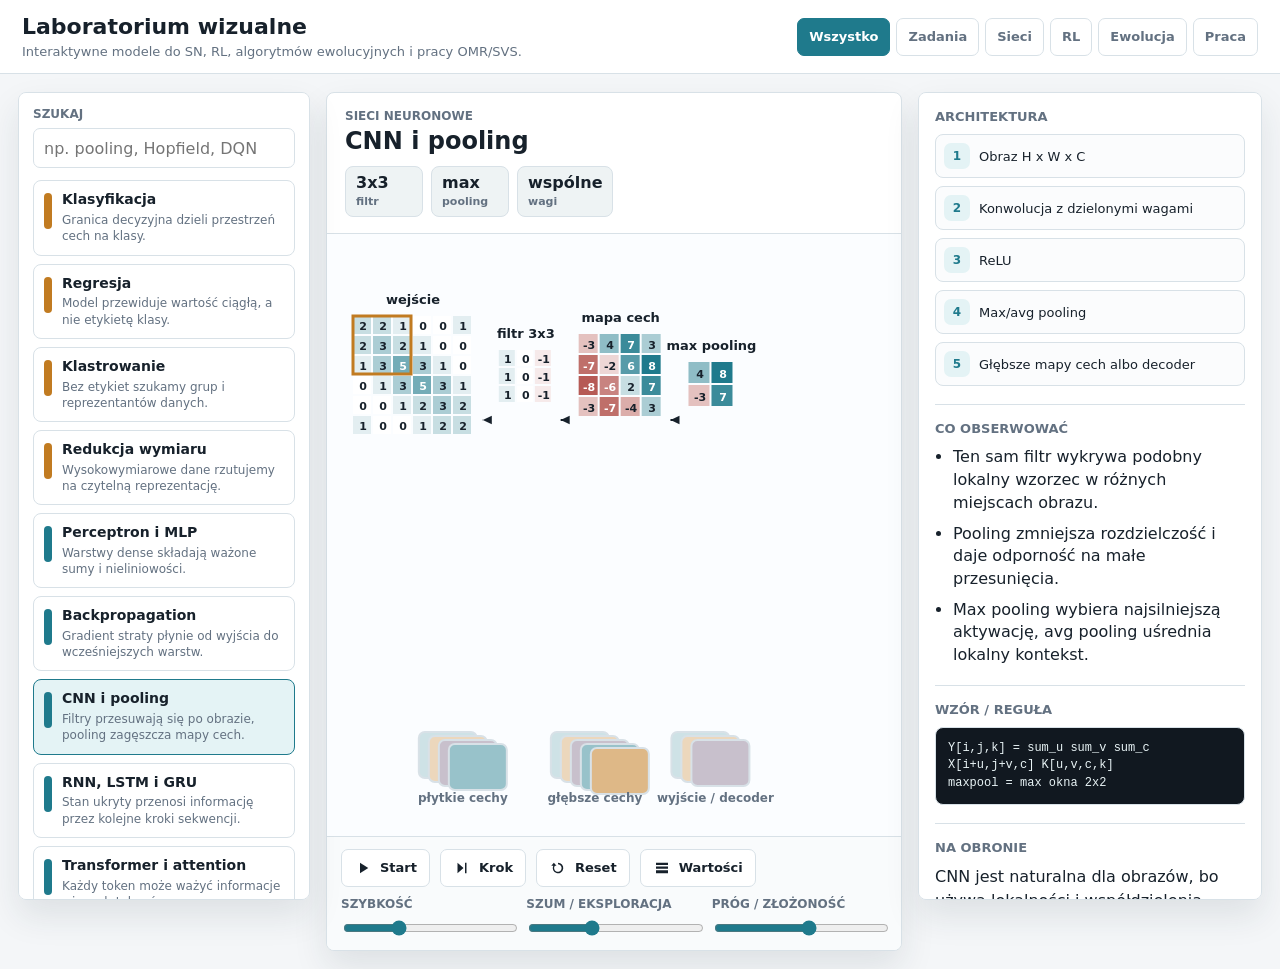
<file: output/visualizer/index.html>
<!doctype html>
<html lang="pl">
<head>
  <meta charset="utf-8">
  <meta name="viewport" content="width=device-width, initial-scale=1">
  <title>Laboratorium wizualne - sieci, RL i ewolucja</title>
  <link rel="icon" href="data:,">
  <link rel="stylesheet" href="styles.css">
</head>
<body>
  <div class="app">
    <header class="topbar">
      <div>
        <h1>Laboratorium wizualne</h1>
        <p>Interaktywne modele do SN, RL, algorytmów ewolucyjnych i pracy OMR/SVS.</p>
      </div>
      <div class="top-actions" aria-label="Szybkie filtry">
        <button class="category-tab is-active" data-category="all">Wszystko</button>
        <button class="category-tab" data-category="task">Zadania</button>
        <button class="category-tab" data-category="network">Sieci</button>
        <button class="category-tab" data-category="rl">RL</button>
        <button class="category-tab" data-category="evolution">Ewolucja</button>
        <button class="category-tab" data-category="thesis">Praca</button>
      </div>
    </header>

    <main class="layout">
      <aside class="sidebar" aria-label="Lista tematów">
        <label class="search">
          <span>Szukaj</span>
          <input id="topicSearch" type="search" placeholder="np. pooling, Hopfield, DQN">
        </label>
        <div id="topicList" class="topic-list"></div>
      </aside>

      <section class="stage" aria-label="Wizualizacja">
        <div class="stage-head">
          <div>
            <div id="topicGroup" class="kicker">Sieci neuronowe</div>
            <h2 id="topicTitle">CNN i pooling</h2>
          </div>
          <div id="metricStrip" class="metric-strip"></div>
        </div>

        <div class="canvas-wrap">
          <canvas id="sceneCanvas"></canvas>
        </div>

        <div class="controls">
          <button id="playBtn" class="command" title="Start albo pauza animacji" aria-label="Start albo pauza animacji">
            <svg viewBox="0 0 24 24" aria-hidden="true"><path d="M8 5v14l11-7z"></path></svg>
            <span>Start</span>
          </button>
          <button id="stepBtn" class="command" title="Wykonaj jeden krok" aria-label="Wykonaj jeden krok">
            <svg viewBox="0 0 24 24" aria-hidden="true"><path d="M6 5l8 7-8 7V5zm10 0h2v14h-2V5z"></path></svg>
            <span>Krok</span>
          </button>
          <button id="resetBtn" class="command" title="Resetuj stan symulacji" aria-label="Resetuj stan symulacji">
            <svg viewBox="0 0 24 24" aria-hidden="true"><path d="M12 5a7 7 0 1 1-6.3 4H3l3.5-4L10 9H7.8A5 5 0 1 0 12 7V5z"></path></svg>
            <span>Reset</span>
          </button>
          <button id="valueToggleBtn" class="command" title="Pokaż albo ukryj wartości komórek" aria-label="Pokaż albo ukryj wartości komórek" aria-pressed="false">
            <svg viewBox="0 0 24 24" aria-hidden="true"><path d="M4 5h16v3H4V5zm0 5h16v3H4v-3zm0 5h16v4H4v-4z"></path></svg>
            <span>Wartości</span>
          </button>
          <label class="slider">
            <span>Szybkość</span>
            <input id="speedRange" type="range" min="0.4" max="2.4" step="0.1" value="1">
          </label>
          <label class="slider">
            <span>Szum / eksploracja</span>
            <input id="noiseRange" type="range" min="0" max="1" step="0.05" value="0.35">
          </label>
          <label class="slider">
            <span>Próg / złożoność</span>
            <input id="complexityRange" type="range" min="0" max="1" step="0.05" value="0.55">
          </label>
        </div>
      </section>

      <aside class="inspector" aria-label="Opis architektury">
        <section>
          <h3>Architektura</h3>
          <div id="architecture" class="stack"></div>
        </section>
        <section>
          <h3>Co obserwować</h3>
          <ul id="observations" class="note-list"></ul>
        </section>
        <section>
          <h3>Wzór / reguła</h3>
          <pre id="formulaBox"></pre>
        </section>
        <section>
          <h3>Na obronie</h3>
          <p id="defenseNote" class="defense-note"></p>
        </section>
      </aside>
    </main>
  </div>

  <script src="app.js"></script>
</body>
</html>
</file>
<file: output/visualizer/styles.css>
:root {
  --bg: #f4f6f8;
  --surface: #ffffff;
  --surface-2: #eef3f4;
  --ink: #17212b;
  --muted: #637181;
  --line: #d8e1e7;
  --teal: #1f7a8c;
  --teal-2: #e4f3f5;
  --amber: #c17b21;
  --amber-2: #fff4df;
  --violet: #6d597a;
  --violet-2: #f0eaf4;
  --coral: #b65a55;
  --green: #2e7d57;
  --shadow: 0 16px 34px rgba(31, 47, 63, 0.10);
}

* {
  box-sizing: border-box;
}

html,
body {
  min-height: 100%;
}

body {
  margin: 0;
  background: var(--bg);
  color: var(--ink);
  font-family: Inter, ui-sans-serif, system-ui, -apple-system, BlinkMacSystemFont, "Segoe UI", sans-serif;
  letter-spacing: 0;
}

button,
input {
  font: inherit;
}

button {
  color: inherit;
}

.app {
  min-height: 100vh;
  display: grid;
  grid-template-rows: auto 1fr;
}

.topbar {
  position: sticky;
  top: 0;
  z-index: 20;
  display: grid;
  grid-template-columns: minmax(260px, 1fr) auto;
  gap: 18px;
  align-items: center;
  padding: 14px 22px;
  background: rgba(255, 255, 255, 0.96);
  border-bottom: 1px solid var(--line);
  backdrop-filter: blur(12px);
}

h1,
h2,
h3,
p {
  margin: 0;
}

h1 {
  font-size: 22px;
  line-height: 1.2;
}

.topbar p {
  margin-top: 4px;
  color: var(--muted);
  font-size: 13px;
}

.top-actions {
  display: flex;
  flex-wrap: wrap;
  gap: 6px;
  justify-content: flex-end;
}

.category-tab,
.command {
  min-height: 38px;
  border: 1px solid var(--line);
  border-radius: 7px;
  background: var(--surface);
  cursor: pointer;
}

.category-tab {
  padding: 0 11px;
  color: var(--muted);
  font-size: 13px;
  font-weight: 700;
}

.category-tab:hover,
.command:hover,
.topic-button:hover {
  border-color: #9fb0bd;
  background: #fbfdff;
}

.category-tab.is-active {
  color: #ffffff;
  border-color: var(--teal);
  background: var(--teal);
}

.command.is-active {
  color: #ffffff;
  border-color: var(--teal);
  background: var(--teal);
}

.layout {
  width: 100%;
  max-width: 1520px;
  margin: 0 auto;
  padding: 18px;
  display: grid;
  grid-template-columns: minmax(240px, 292px) minmax(0, 1fr) minmax(280px, 344px);
  gap: 16px;
}

.sidebar,
.stage,
.inspector {
  background: var(--surface);
  border: 1px solid var(--line);
  border-radius: 8px;
  box-shadow: var(--shadow);
}

.sidebar,
.inspector {
  align-self: start;
  max-height: calc(100vh - 92px);
  overflow: auto;
}

.sidebar {
  padding: 14px;
  position: sticky;
  top: 78px;
}

.search {
  display: grid;
  gap: 7px;
  margin-bottom: 12px;
}

.search span,
.slider span,
.kicker {
  color: var(--muted);
  font-size: 12px;
  font-weight: 800;
  text-transform: uppercase;
}

.search input {
  width: 100%;
  min-height: 40px;
  border: 1px solid var(--line);
  border-radius: 7px;
  padding: 0 10px;
  color: var(--ink);
  background: var(--surface);
}

.topic-list {
  display: grid;
  gap: 8px;
}

.topic-button {
  width: 100%;
  display: grid;
  grid-template-columns: 8px 1fr;
  gap: 10px;
  align-items: start;
  min-height: 60px;
  padding: 10px;
  border: 1px solid var(--line);
  border-radius: 8px;
  background: var(--surface);
  text-align: left;
  cursor: pointer;
}

.topic-button.is-active {
  border-color: var(--teal);
  background: var(--teal-2);
}

.topic-dot {
  width: 8px;
  height: 36px;
  border-radius: 8px;
  margin-top: 2px;
  background: var(--teal);
}

.topic-button[data-group="task"] .topic-dot { background: var(--amber); }
.topic-button[data-group="network"] .topic-dot { background: var(--teal); }
.topic-button[data-group="rl"] .topic-dot { background: var(--violet); }
.topic-button[data-group="evolution"] .topic-dot { background: var(--green); }
.topic-button[data-group="thesis"] .topic-dot { background: var(--coral); }

.topic-title {
  display: block;
  font-size: 14px;
  font-weight: 800;
  line-height: 1.2;
}

.topic-desc {
  display: block;
  margin-top: 4px;
  color: var(--muted);
  font-size: 12px;
  line-height: 1.35;
}

.stage {
  min-width: 0;
  display: grid;
  grid-template-rows: auto minmax(360px, 1fr) auto;
  overflow: hidden;
}

.stage-head {
  display: grid;
  grid-template-columns: minmax(0, 1fr);
  gap: 10px;
  align-items: start;
  padding: 16px 18px;
  border-bottom: 1px solid var(--line);
}

.kicker {
  margin-bottom: 5px;
}

h2 {
  font-size: 24px;
  line-height: 1.15;
}

.metric-strip {
  display: flex;
  flex-wrap: wrap;
  gap: 8px;
  justify-content: flex-start;
}

.metric {
  min-width: 78px;
  padding: 8px 10px;
  border: 1px solid var(--line);
  border-radius: 8px;
  background: var(--surface-2);
}

.metric strong {
  display: block;
  font-size: 16px;
  line-height: 1;
}

.metric span {
  display: block;
  margin-top: 4px;
  color: var(--muted);
  font-size: 11px;
  font-weight: 700;
}

.canvas-wrap {
  position: relative;
  min-height: 420px;
  background:
    linear-gradient(90deg, rgba(31, 122, 140, 0.05) 1px, transparent 1px),
    linear-gradient(0deg, rgba(31, 122, 140, 0.05) 1px, transparent 1px),
    #fbfdff;
  background-size: 28px 28px;
}

#sceneCanvas {
  display: block;
  width: 100%;
  height: 100%;
  min-height: 420px;
}

.controls {
  display: flex;
  flex-wrap: wrap;
  gap: 10px;
  align-items: center;
  padding: 12px 14px;
  border-top: 1px solid var(--line);
  background: #f9fbfc;
}

.command {
  display: inline-flex;
  align-items: center;
  justify-content: center;
  flex: 0 0 auto;
  gap: 8px;
  padding: 0 12px;
  font-size: 13px;
  font-weight: 800;
}

.command svg {
  width: 18px;
  height: 18px;
  fill: currentColor;
}

.slider {
  display: grid;
  flex: 1 1 150px;
  gap: 7px;
  min-width: 140px;
}

.slider input {
  width: 100%;
  accent-color: var(--teal);
}

.inspector {
  padding: 16px;
  position: sticky;
  top: 78px;
}

.inspector section + section {
  margin-top: 18px;
  padding-top: 16px;
  border-top: 1px solid var(--line);
}

h3 {
  margin-bottom: 10px;
  font-size: 13px;
  text-transform: uppercase;
  color: var(--muted);
}

.stack {
  display: grid;
  gap: 8px;
}

.layer-chip {
  display: grid;
  grid-template-columns: 26px 1fr;
  gap: 9px;
  align-items: center;
  min-height: 42px;
  padding: 8px;
  border: 1px solid var(--line);
  border-radius: 8px;
  background: #fbfcfd;
}

.layer-chip i {
  display: grid;
  place-items: center;
  width: 26px;
  height: 26px;
  border-radius: 7px;
  background: var(--teal-2);
  color: var(--teal);
  font-style: normal;
  font-size: 12px;
  font-weight: 900;
}

.layer-chip span {
  font-size: 13px;
  line-height: 1.35;
}

.note-list {
  margin: 0;
  padding-left: 18px;
  color: var(--ink);
}

.note-list li {
  margin: 0 0 8px;
  line-height: 1.42;
}

pre {
  white-space: pre-wrap;
  margin: 0;
  padding: 12px;
  border: 1px solid var(--line);
  border-radius: 8px;
  background: #111820;
  color: #e9f4f6;
  font-size: 12px;
  line-height: 1.45;
}

.defense-note {
  color: var(--ink);
  line-height: 1.48;
}

button:focus-visible,
input:focus-visible {
  outline: 3px solid rgba(193, 123, 33, 0.35);
  outline-offset: 2px;
}

@media (max-width: 1180px) {
  .topbar {
    grid-template-columns: 1fr;
  }

  .top-actions,
  .metric-strip {
    justify-content: flex-start;
  }

  .layout {
    max-width: 1120px;
    grid-template-columns: minmax(230px, 280px) minmax(0, 1fr);
    grid-template-areas:
      "sidebar stage"
      "inspector inspector";
  }

  .sidebar {
    grid-area: sidebar;
    top: 146px;
    max-height: calc(100vh - 164px);
  }

  .stage {
    grid-area: stage;
    align-self: start;
  }

  .inspector {
    grid-area: inspector;
    position: static;
    max-height: none;
  }
}

@media (max-width: 860px) {
  .layout {
    max-width: 640px;
    grid-template-columns: 1fr;
    grid-template-areas:
      "sidebar"
      "stage"
      "inspector";
  }

  .sidebar {
    position: static;
    max-height: none;
  }
}

@media (max-width: 720px) {
  .topbar {
    padding: 12px;
  }

  .layout {
    padding: 10px;
    gap: 10px;
  }

  .sidebar {
    max-height: 58vh;
    overflow: auto;
  }

  h1 {
    font-size: 20px;
  }

  h2 {
    font-size: 21px;
  }

  .category-tab {
    flex: 1 1 30%;
  }

  .controls {
    gap: 8px;
  }

  .command {
    justify-content: center;
  }

  .canvas-wrap,
  #sceneCanvas {
    min-height: 360px;
  }
}
</file>
